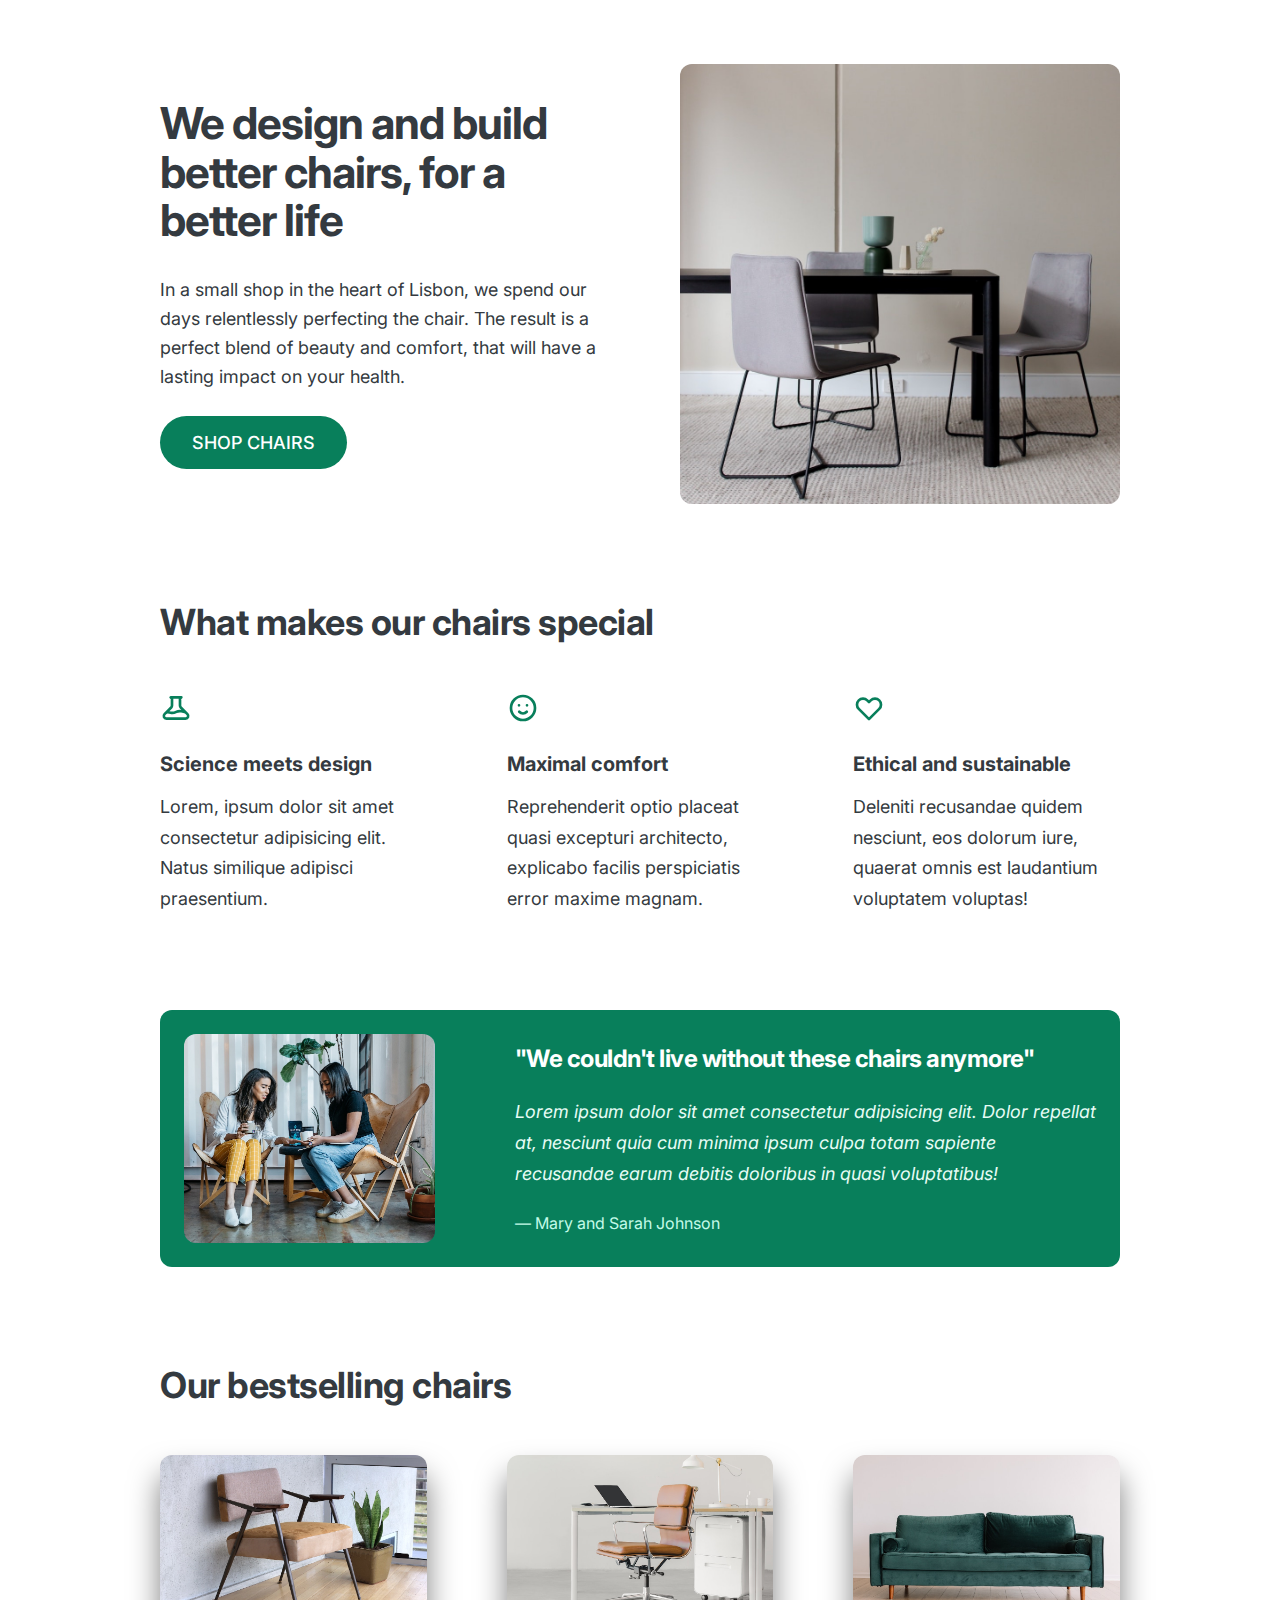
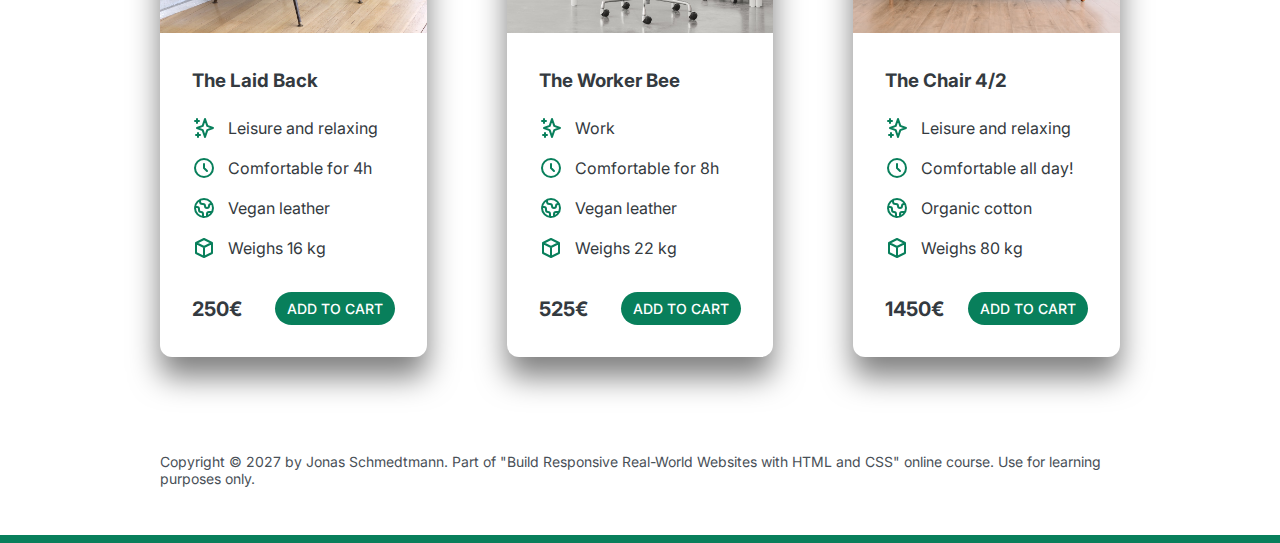
<file: 05-Design/index.html>
<!DOCTYPE html>
<html lang="en">
  <head>
    <meta charset="UTF-8" />
    <meta http-equiv="X-UA-Compatible" content="IE=edge" />
    <meta name="viewport" content="width=device-width, initial-scale=1.0" />
    <link rel="preconnect" href="https://fonts.googleapis.com" />
    <link rel="preconnect" href="https://fonts.gstatic.com" crossorigin />
    <link
      href="https://fonts.googleapis.com/css2?family=Inter:wght@400;500;700&display=swap"
      rel="stylesheet"
    />
    <link rel="stylesheet" href="style.css" />
    <title>Lisbon Chair Shop</title>
  </head>
  <body>
    <div class="container">
      <header>
        <div class="header-text-box">
          <h1>We design and build better chairs, for a better life</h1>
          <p class="header-text">
            In a small shop in the heart of Lisbon, we spend our days
            relentlessly perfecting the chair. The result is a perfect blend of
            beauty and comfort, that will have a lasting impact on your health.
          </p>
          <a class="btn btn--big" href="shop.html" target="_blank"
            >Shop chairs</a
          >
        </div>
        <img src="hero.jpg" alt="Photo" />
      </header>

      <section>
        <h2>What makes our chairs special</h2>
        <div class="grid-3-cols">
          <div>
            <svg
              xmlns="http://www.w3.org/2000/svg"
              class="features-icon"
              fill="none"
              viewBox="0 0 24 24"
              stroke="currentColor"
            >
              <path
                stroke-linecap="round"
                stroke-linejoin="round"
                stroke-width="2"
                d="M19.428 15.428a2 2 0 00-1.022-.547l-2.387-.477a6 6 0 00-3.86.517l-.318.158a6 6 0 01-3.86.517L6.05 15.21a2 2 0 00-1.806.547M8 4h8l-1 1v5.172a2 2 0 00.586 1.414l5 5c1.26 1.26.367 3.414-1.415 3.414H4.828c-1.782 0-2.674-2.154-1.414-3.414l5-5A2 2 0 009 10.172V5L8 4z"
              />
            </svg>
            <p class="features-title"><strong>Science meets design</strong></p>
            <p class="features-text">
              Lorem, ipsum dolor sit amet consectetur adipisicing elit. Natus
              similique adipisci praesentium.
            </p>
          </div>

          <div>
            <svg
              xmlns="http://www.w3.org/2000/svg"
              class="features-icon"
              fill="none"
              viewBox="0 0 24 24"
              stroke="currentColor"
            >
              <path
                stroke-linecap="round"
                stroke-linejoin="round"
                stroke-width="2"
                d="M14.828 14.828a4 4 0 01-5.656 0M9 10h.01M15 10h.01M21 12a9 9 0 11-18 0 9 9 0 0118 0z"
              />
            </svg>
            <p class="features-title">
              <strong>Maximal comfort</strong>
            </p>
            <p class="features-text">
              Reprehenderit optio placeat quasi excepturi architecto, explicabo
              facilis perspiciatis error maxime magnam.
            </p>
          </div>

          <div>
            <svg
              xmlns="http://www.w3.org/2000/svg"
              class="features-icon"
              fill="none"
              viewBox="0 0 24 24"
              stroke="currentColor"
            >
              <path
                stroke-linecap="round"
                stroke-linejoin="round"
                stroke-width="2"
                d="M4.318 6.318a4.5 4.5 0 000 6.364L12 20.364l7.682-7.682a4.5 4.5 0 00-6.364-6.364L12 7.636l-1.318-1.318a4.5 4.5 0 00-6.364 0z"
              />
            </svg>
            <p class="features-title">
              <strong>Ethical and sustainable</strong>
            </p>
            <p class="features-text">
              Deleniti recusandae quidem nesciunt, eos dolorum iure, quaerat
              omnis est laudantium voluptatem voluptas!
            </p>
          </div>
        </div>
      </section>

      <section class="testimonial-section">
        <div class="grid-3-cols">
          <img src="customers.jpg" alt="People sitting on chairs" />
          <div class="testimonial-box">
            <h2>"We couldn't live without these chairs anymore"</h2>
            <blockquote class="testimonial-text">
              Lorem ipsum dolor sit amet consectetur adipisicing elit. Dolor
              repellat at, nesciunt quia cum minima ipsum culpa totam sapiente
              recusandae earum debitis doloribus in quasi voluptatibus!
            </blockquote>
            <p class="testimonial-author">&mdash; Mary and Sarah Johnson</p>
          </div>
        </div>
      </section>

      <section>
        <h2>Our bestselling chairs</h2>
        <div class="grid-3-cols">
          <figure class="chair">
            <img src="chair-1.jpg" alt="Chair" />
            <div class="chair-box">
              <h3>The Laid Back</h3>
              <ul class="chair-details">
                <li>
                  <svg
                    xmlns="http://www.w3.org/2000/svg"
                    class="chair-icon"
                    fill="none"
                    viewBox="0 0 24 24"
                    stroke="currentColor"
                  >
                    <path
                      stroke-linecap="round"
                      stroke-linejoin="round"
                      stroke-width="2"
                      d="M5 3v4M3 5h4M6 17v4m-2-2h4m5-16l2.286 6.857L21 12l-5.714 2.143L13 21l-2.286-6.857L5 12l5.714-2.143L13 3z"
                    />
                  </svg>
                  <!-- Span is a generic INLINE text element, it doesn't have any meaning. It's like a div element, but inline -->
                  <span>Leisure and relaxing</span>
                </li>
                <li>
                  <svg
                    xmlns="http://www.w3.org/2000/svg"
                    class="chair-icon"
                    fill="none"
                    viewBox="0 0 24 24"
                    stroke="currentColor"
                  >
                    <path
                      stroke-linecap="round"
                      stroke-linejoin="round"
                      stroke-width="2"
                      d="M12 8v4l3 3m6-3a9 9 0 11-18 0 9 9 0 0118 0z"
                    />
                  </svg>
                  <span>Comfortable for 4h</span>
                </li>
                <li>
                  <svg
                    xmlns="http://www.w3.org/2000/svg"
                    class="chair-icon"
                    fill="none"
                    viewBox="0 0 24 24"
                    stroke="currentColor"
                  >
                    <path
                      stroke-linecap="round"
                      stroke-linejoin="round"
                      stroke-width="2"
                      d="M3.055 11H5a2 2 0 012 2v1a2 2 0 002 2 2 2 0 012 2v2.945M8 3.935V5.5A2.5 2.5 0 0010.5 8h.5a2 2 0 012 2 2 2 0 104 0 2 2 0 012-2h1.064M15 20.488V18a2 2 0 012-2h3.064M21 12a9 9 0 11-18 0 9 9 0 0118 0z"
                    />
                  </svg>
                  <span>Vegan leather</span>
                </li>
                <li>
                  <svg
                    xmlns="http://www.w3.org/2000/svg"
                    class="chair-icon"
                    fill="none"
                    viewBox="0 0 24 24"
                    stroke="currentColor"
                  >
                    <path
                      stroke-linecap="round"
                      stroke-linejoin="round"
                      stroke-width="2"
                      d="M20 7l-8-4-8 4m16 0l-8 4m8-4v10l-8 4m0-10L4 7m8 4v10M4 7v10l8 4"
                    />
                  </svg>
                  <span>Weighs 16 kg</span>
                </li>
              </ul>
              <div class="chair-price">
                <strong>250€</strong>
                <a href="shop.html" target="_blank" class="btn btn--small"
                  >Add to cart</a
                >
              </div>
            </div>
          </figure>

          <figure class="chair">
            <img src="chair-2.jpg" alt="Chair" />
            <div class="chair-box">
              <h3>The Worker Bee</h3>
              <ul class="chair-details">
                <li>
                  <svg
                    xmlns="http://www.w3.org/2000/svg"
                    class="chair-icon"
                    fill="none"
                    viewBox="0 0 24 24"
                    stroke="currentColor"
                  >
                    <path
                      stroke-linecap="round"
                      stroke-linejoin="round"
                      stroke-width="2"
                      d="M5 3v4M3 5h4M6 17v4m-2-2h4m5-16l2.286 6.857L21 12l-5.714 2.143L13 21l-2.286-6.857L5 12l5.714-2.143L13 3z"
                    />
                  </svg>
                  <span>Work</span>
                </li>
                <li>
                  <svg
                    xmlns="http://www.w3.org/2000/svg"
                    class="chair-icon"
                    fill="none"
                    viewBox="0 0 24 24"
                    stroke="currentColor"
                  >
                    <path
                      stroke-linecap="round"
                      stroke-linejoin="round"
                      stroke-width="2"
                      d="M12 8v4l3 3m6-3a9 9 0 11-18 0 9 9 0 0118 0z"
                    />
                  </svg>
                  <span>Comfortable for 8h</span>
                </li>
                <li>
                  <svg
                    xmlns="http://www.w3.org/2000/svg"
                    class="chair-icon"
                    fill="none"
                    viewBox="0 0 24 24"
                    stroke="currentColor"
                  >
                    <path
                      stroke-linecap="round"
                      stroke-linejoin="round"
                      stroke-width="2"
                      d="M3.055 11H5a2 2 0 012 2v1a2 2 0 002 2 2 2 0 012 2v2.945M8 3.935V5.5A2.5 2.5 0 0010.5 8h.5a2 2 0 012 2 2 2 0 104 0 2 2 0 012-2h1.064M15 20.488V18a2 2 0 012-2h3.064M21 12a9 9 0 11-18 0 9 9 0 0118 0z"
                    />
                  </svg>
                  <span>Vegan leather</span>
                </li>
                <li>
                  <svg
                    xmlns="http://www.w3.org/2000/svg"
                    class="chair-icon"
                    fill="none"
                    viewBox="0 0 24 24"
                    stroke="currentColor"
                  >
                    <path
                      stroke-linecap="round"
                      stroke-linejoin="round"
                      stroke-width="2"
                      d="M20 7l-8-4-8 4m16 0l-8 4m8-4v10l-8 4m0-10L4 7m8 4v10M4 7v10l8 4"
                    />
                  </svg>
                  <span>Weighs 22 kg</span>
                </li>
              </ul>
              <div class="chair-price">
                <strong>525€</strong>
                <a href="shop.html" target="_blank" class="btn btn--small"
                  >Add to cart</a
                >
              </div>
            </div>
          </figure>

          <figure class="chair">
            <img src="chair-3.jpg" alt="Chair" />
            <div class="chair-box">
              <h3>The Chair 4/2</h3>
              <ul class="chair-details">
                <li>
                  <svg
                    xmlns="http://www.w3.org/2000/svg"
                    class="chair-icon"
                    fill="none"
                    viewBox="0 0 24 24"
                    stroke="currentColor"
                  >
                    <path
                      stroke-linecap="round"
                      stroke-linejoin="round"
                      stroke-width="2"
                      d="M5 3v4M3 5h4M6 17v4m-2-2h4m5-16l2.286 6.857L21 12l-5.714 2.143L13 21l-2.286-6.857L5 12l5.714-2.143L13 3z"
                    />
                  </svg>
                  <span>Leisure and relaxing</span>
                </li>
                <li>
                  <svg
                    xmlns="http://www.w3.org/2000/svg"
                    class="chair-icon"
                    fill="none"
                    viewBox="0 0 24 24"
                    stroke="currentColor"
                  >
                    <path
                      stroke-linecap="round"
                      stroke-linejoin="round"
                      stroke-width="2"
                      d="M12 8v4l3 3m6-3a9 9 0 11-18 0 9 9 0 0118 0z"
                    />
                  </svg>
                  <span>Comfortable all day!</span>
                </li>
                <li>
                  <svg
                    xmlns="http://www.w3.org/2000/svg"
                    class="chair-icon"
                    fill="none"
                    viewBox="0 0 24 24"
                    stroke="currentColor"
                  >
                    <path
                      stroke-linecap="round"
                      stroke-linejoin="round"
                      stroke-width="2"
                      d="M3.055 11H5a2 2 0 012 2v1a2 2 0 002 2 2 2 0 012 2v2.945M8 3.935V5.5A2.5 2.5 0 0010.5 8h.5a2 2 0 012 2 2 2 0 104 0 2 2 0 012-2h1.064M15 20.488V18a2 2 0 012-2h3.064M21 12a9 9 0 11-18 0 9 9 0 0118 0z"
                    />
                  </svg>
                  <span>Organic cotton</span>
                </li>
                <li>
                  <svg
                    xmlns="http://www.w3.org/2000/svg"
                    class="chair-icon"
                    fill="none"
                    viewBox="0 0 24 24"
                    stroke="currentColor"
                  >
                    <path
                      stroke-linecap="round"
                      stroke-linejoin="round"
                      stroke-width="2"
                      d="M20 7l-8-4-8 4m16 0l-8 4m8-4v10l-8 4m0-10L4 7m8 4v10M4 7v10l8 4"
                    />
                  </svg>
                  <span>Weighs 80 kg</span>
                </li>
              </ul>
              <div class="chair-price">
                <strong>1450€</strong>
                <a href="shop.html" target="_blank" class="btn btn--small"
                  >Add to cart</a
                >
              </div>
            </div>
          </figure>
        </div>
      </section>

      <footer>
        Copyright &copy; 2027 by Jonas Schmedtmann. Part of "Build Responsive
        Real-World Websites with HTML and CSS" online course. Use for learning
        purposes only.
      </footer>
    </div>
  </body>
</html>
</file>
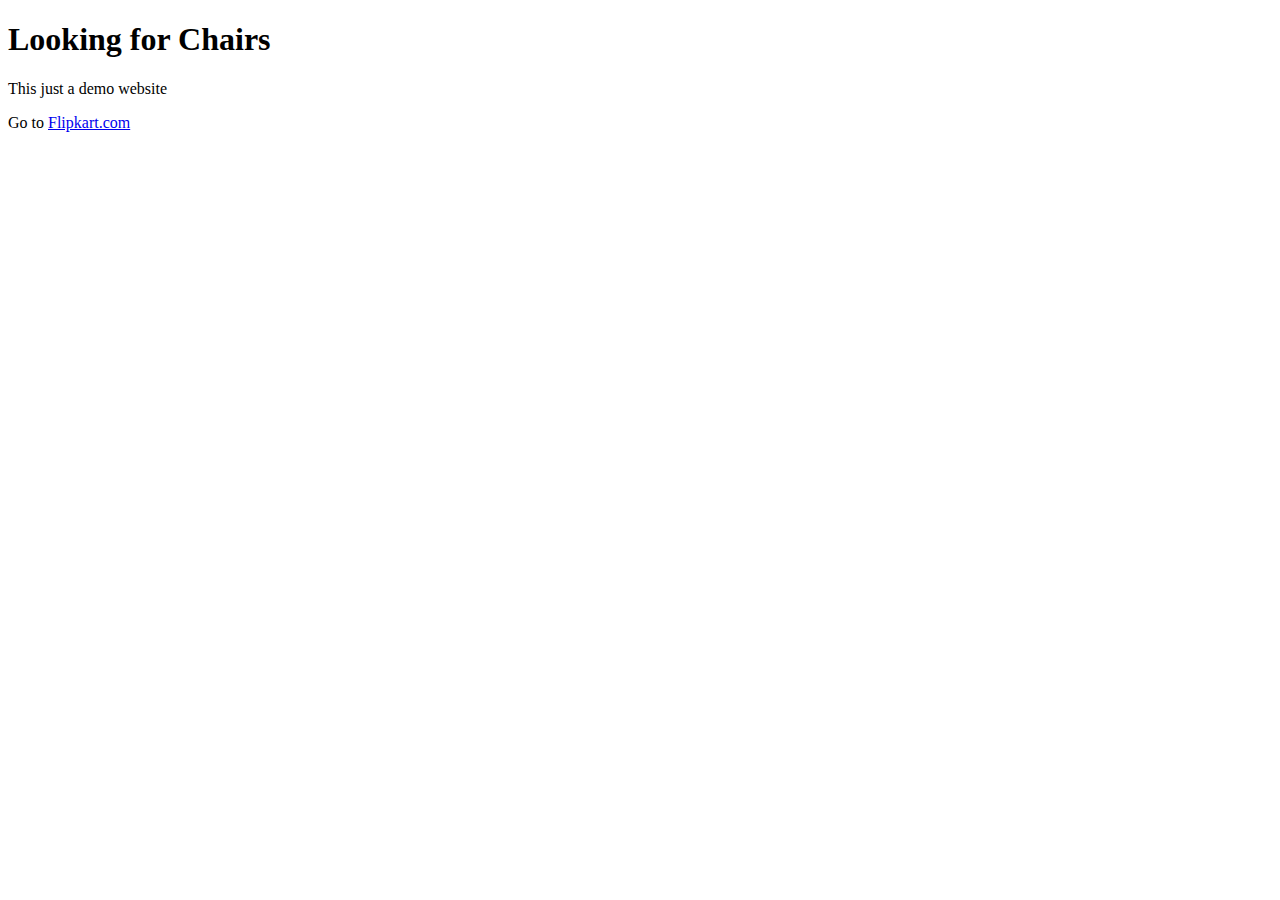
<file: 05-Design/shop.html>
<!DOCTYPE html>
<html lang="en">
  <head>
    <meta charset="UTF-8" />
    <meta http-equiv="X-UA-Compatible" content="IE=edge" />
    <meta name="viewport" content="width=device-width, initial-scale=1.0" />
    <title>Shopping</title>
  </head>
  <body>
    <h1>Looking for Chairs</h1>
    <p>This just a demo website</p>
    <p>
      Go to
      <a
        href="https://www.flipkart.com/?affid=affnetm&affExtParam1=1055"
        target="_blank"
        >Flipkart.com</a
      >
    </p>
  </body>
</html>
</file>
<file: 05-Design/style.css>
/*
SPACING SYSTEM (px)
2 / 4 / 8 / 12 / 16 / 24 / 32 / 48 / 64 / 80 / 96 / 128

FONT SIZE SYSTEM (px)
10 / 12 / 14 / 16 / 18 / 20 / 24 / 30 / 36 / 44 / 52 / 62 / 74 / 86 / 98
*/

* {
  margin: 0;
  padding: 0;
  box-sizing: border-box;
  /* background-color: #087f5b; */
}

/* ------------------------ */
/* GENERAL STYLES */
/* Main-color:#087f5b;
Grey Color:#343a40;*/
/* ------------------------ */
body {
  font-family: "Inter", sans-serif;
  color: #343a40;
  border-bottom: 8px solid #087f5b;
}

.container {
  width: 960px;
  margin: 0 auto;
}

header,
section {
  margin-bottom: 96px;
}

h2 {
  margin-bottom: 48px;
  font-size: 36px;
  letter-spacing: -0.5px;
}

.grid-3-cols {
  display: grid;
  grid-template-columns: repeat(3, 1fr);
  column-gap: 80px;
}
.btn:link,
.btn:visited {
  background-color: #087f5b;
  color: #fff;
  text-decoration: none;
  text-transform: uppercase;

  font-weight: 500;
  display: inline-block;
  border-radius: 100px;
}
.btn:hover,
.btn:active {
  background-color: #099268;
}
.btn:hover {
  box-shadow: 00px 10px 30px 0 rgba(0, 0, 0, 0.5);
}
.btn:active {
  box-shadow: 0px 10px 30px 0 rgba(0, 0, 0, 0.3);
}
.btn--big {
  padding: 16px 32px;
  font-size: 18px;
}
.btn--small {
  font-size: 14px;
  padding: 8px 12px;
}
/* ------------------------ */
/* COMPONENT STYLES */
/* ------------------------ */

/* HEADER */
header {
  display: grid;
  grid-template-columns: repeat(2, 1fr);
  column-gap: 80px;
  margin-top: 64px;
}

.header-text-box {
  align-self: center;
}

h1 {
  margin-bottom: 32px;
  font-size: 44px;
  line-height: 1.1;
  letter-spacing: -1px;
}

.header-text {
  margin-bottom: 24px;
  font-size: 18px;
  line-height: 1.6;
}

img {
  width: 100%;
  border-radius: 12px;
}

/* FEATURES */
.features-icon {
  color: #087f5b;
  height: 32px;
  width: 32px;
  margin-bottom: 24px;
}

.features-title {
  margin-bottom: 16px;
  font-size: 20px;
}

.features-text {
  font-size: 18px;
  line-height: 1.7;
}

/* TESTIMONIAL */
.testimonial-section {
  background-color: #087f5b;
  color: #fff;
  padding: 24px;
  border-radius: 12px;
}

.testimonial-box {
  grid-column: 2 / -1;
  align-self: center;
}

.testimonial-box h2 {
  margin-bottom: 24px;
  font-size: 24px;
}

.testimonial-text {
  font-style: italic;
  margin-bottom: 24px;
  font-size: 18px;
  line-height: 1.7;
  color: #e6fcf5;
}

/* CHAIRS */
.chair-box {
  padding: 32px;
}

h3 {
  margin-bottom: 24px;
}

.chair-details {
  list-style: none;
  margin-bottom: 32px;
}

.chair-details li {
  display: flex;
  align-items: center;
  gap: 12px;
  margin-bottom: 16px;
}

.chair-details li:last-child {
  margin-bottom: 0;
}

.chair-icon {
  stroke: #087f5b;
  /* padding-top: 10px; */
  width: 24px;
  height: 24px;
}

.chair-price {
  display: flex;
  justify-content: space-between;
  font-size: 20px;
  align-items: center;
}

footer {
  margin-bottom: 48px;
  font-size: 14px;
  color: #495057;
}
.chair {
  box-shadow: 0px 20px 30px 0 rgba(0, 0, 0, 0.5);
  border-radius: 12px;
}
.chair img {
  border-bottom-left-radius: 0;
  border-bottom-right-radius: 0;
}
.testimonial-author {
  color: #c3fae8;
}
</file>
